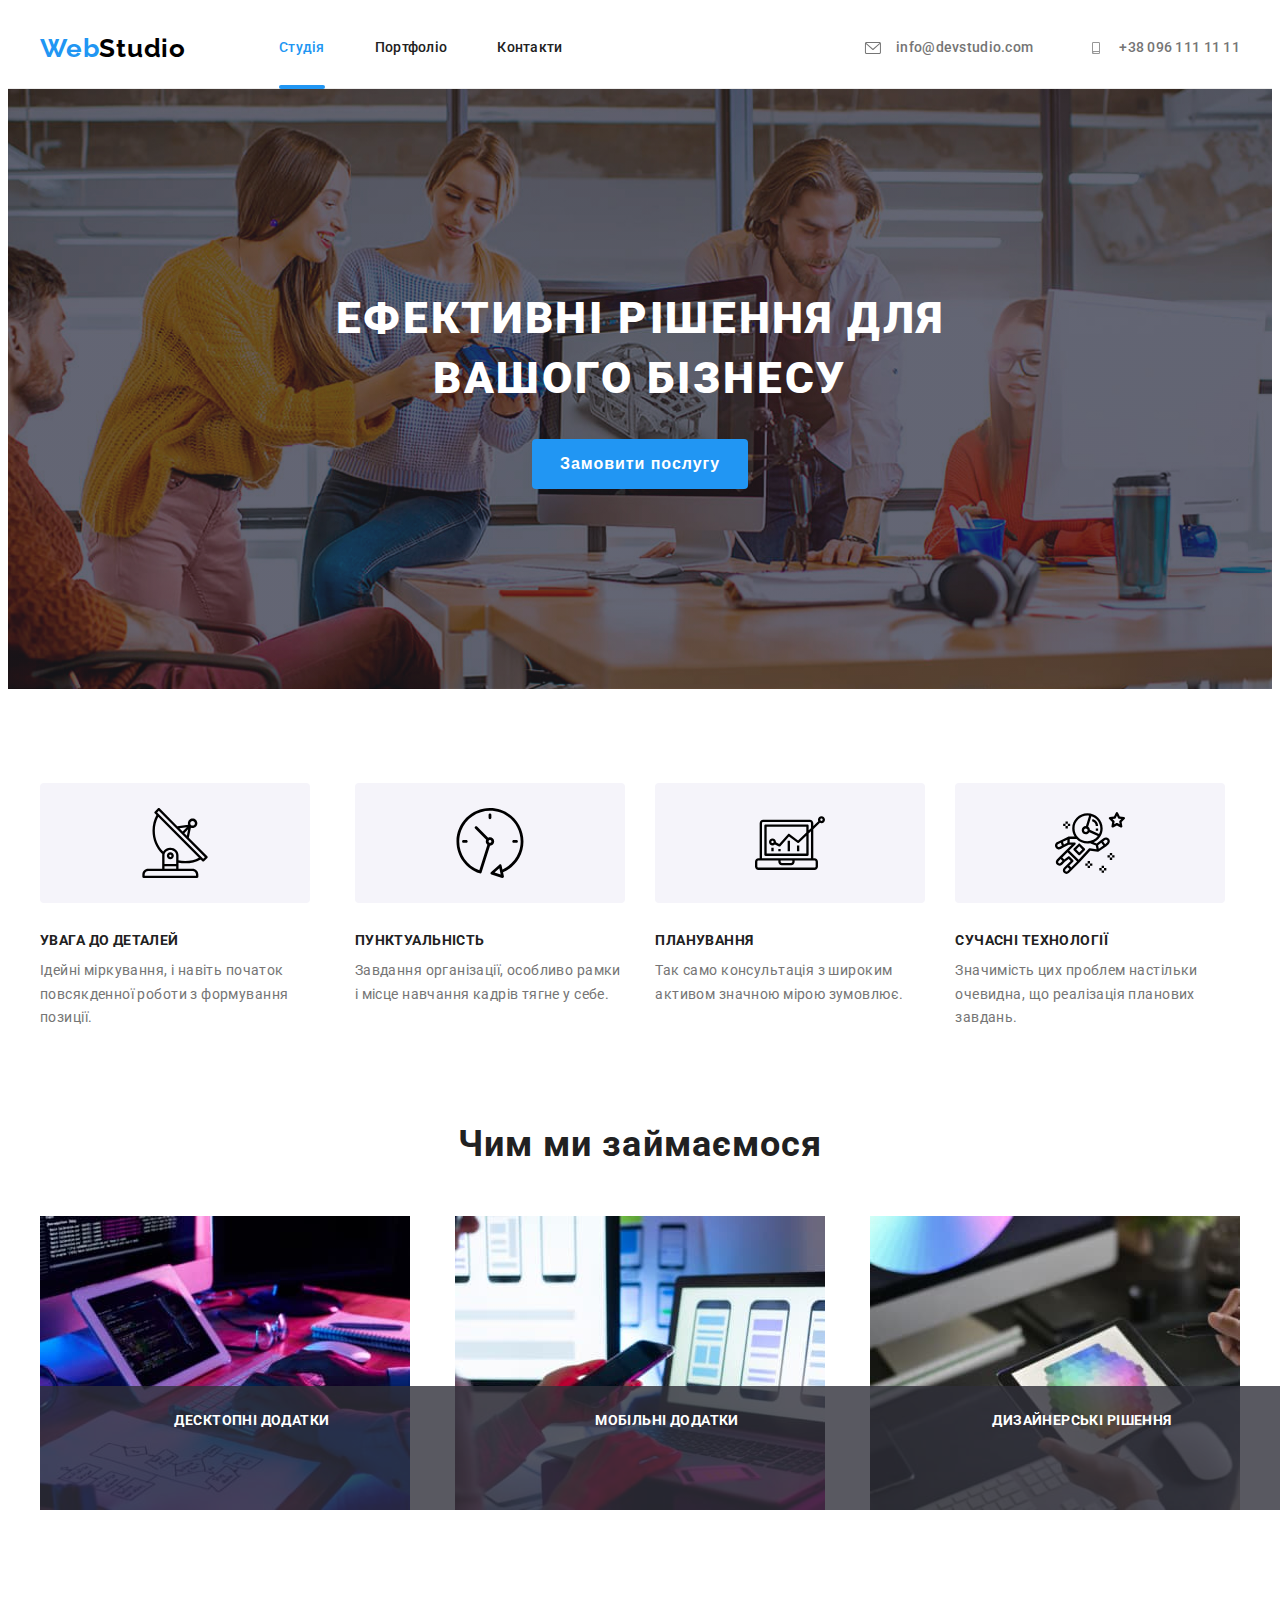
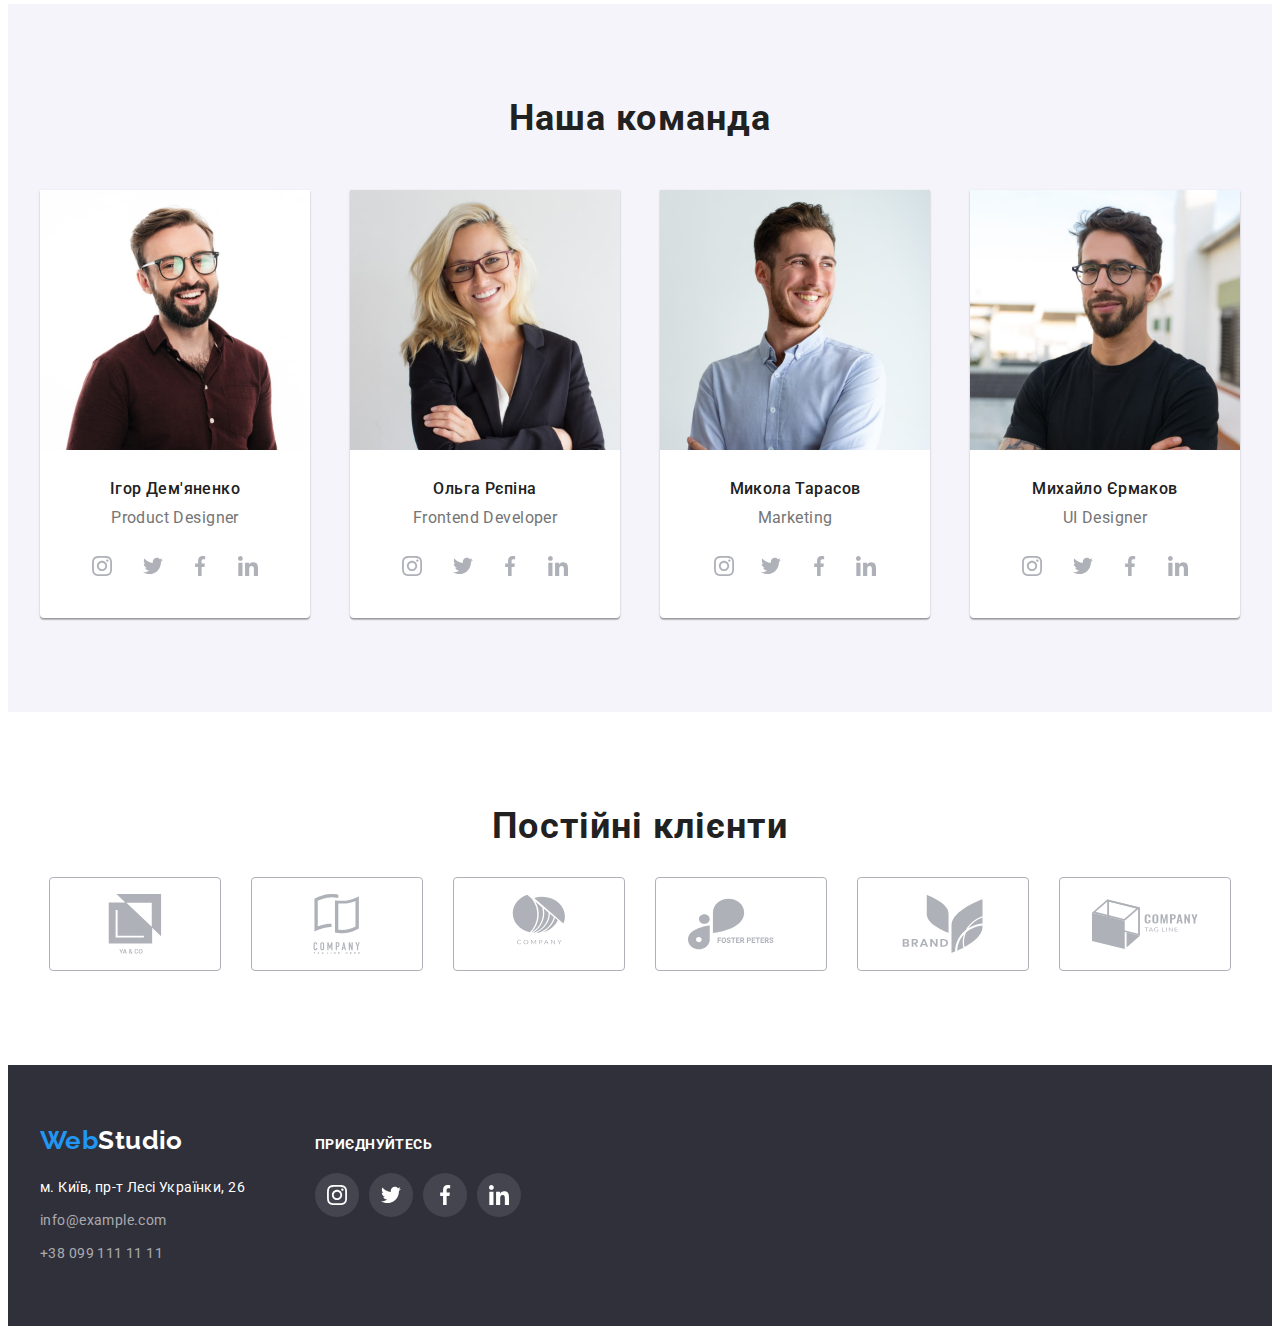
<file: index.html>
<!DOCTYPE html>
<html lang="uk">
  <head>
    <meta charset="UTF-8" />
    <meta http-equiv="X-UA-Compatible" content="IE=edge" />
    <meta name="viewport" content="width=device-width, initial-scale=1.0" />
    <title>Веб Студія</title>
    <link rel="preconnect" href="https://fonts.googleapis.com" />
    <link rel="preconnect" href="https://fonts.gstatic.com" crossorigin />
    <link
      href="https://fonts.googleapis.com/css2?family=Raleway:wght@700&family=Roboto:wght@400;500;700;900&display=swap"
      rel="stylesheet"
    />
    <!-- Посилання на скидання стилів  -->
    <link
      rel="stylesheet"
      href="https://cdnjs.cloudflare.com/ajax/libs/modern-normalize/1.1.0/modern-normalize.min.css"
      integrity="sha512-wpPYUAdjBVSE4KJnH1VR1HeZfpl1ub8YT/NKx4PuQ5NmX2tKuGu6U/JRp5y+Y8XG2tV+wKQpNHVUX03MfMFn9Q=="
      crossorigin="anonymous"
      referrerpolicy="no-referrer"
    />

    <link rel="stylesheet" href="css/style.css" />
  </head>

  <body>
    <!-- site header -->
    <header class="header">
      <div class="container">
        <nav class="header-nav">
          <a href="" class="header-logo link">
            <span class="header-logo-accent">Web</span>Studio</a
          >
          <ul class="header-list list">
            <li class="header-item">
              <a href="" class="header-menu current link">Студія</a>
            </li>
            <li class="header-item">
              <a href="./portfolio.html" class="header-menu link">Портфоліо</a>
            </li>
            <li class="header-item link">
              <a href="" class="header-menu link">Контакти</a>
            </li>
          </ul>

          <ul class="header-list-contact list">
            <li class="header-mail links">
              <a href="mailto:info@devstudio.com" class="header-mail-link link">
                <svg class="head-icon">
                  <use href="./images/symbol-defs.svg#icon-envelope"></use>
                </svg>
                info@devstudio.com</a
              >
            </li>
            <li class="header-tel links">
              <a href="tel:+380961111111" class="header-tell-link link">
                <svg class="head-icon">
                  <use href="./images/symbol-defs.svg#icon-smartphone"></use>
                </svg>
                +38 096 111 11 11</a
              >
            </li>
          </ul>
        </nav>
      </div>
    </header>
    <main>
      <!-- banner hero-->

      <section class="hero">
        <div class="container">
          <h1 class="hero-title">
            Ефективні рішення для <br />
            вашого бізнесу
          </h1>
          <button type="button" class="hero-btn btn" data-modal-open>Замовити послугу</button>
        </div>
      </section>

      <!-- Benefits about-->
      <section class="about">
        <div class="container">
          <h2 class="about-hidden visually-hidden">Наші переваги</h2>
          <ul class="about-list list">
            <li class="about-item">
              <div class="bg-icon">
                <svg class="about-icon">
                  <use href="./images/symbol-defs.svg#icon-antenna"></use>
                </svg>
              </div>

              <h3 class="about-pre-title">УВАГА ДО ДЕТАЛЕЙ</h3>
              <p class="about-title">
                Ідейні міркування, і навіть початок повсякденної роботи з
                формування позиції.
              </p>
            </li>
            <li class="about-item">
              <div class="bg-icon">
                <svg class="about-icon">
                  <use href="./images/symbol-defs.svg#icon-clock"></use>
                </svg>
              </div>

              <h3 class="about-pre-title">ПУНКТУАЛЬНІСТЬ</h3>
              <p class="about-title">
                Завдання організації, особливо рамки і місце навчання кадрів
                тягне у себе.
              </p>
            </li>
            <li class="about-item">
              <div class="bg-icon">
                <svg class="about-icon">
                  <use href="./images/symbol-defs.svg#icon-diagram"></use>
                </svg>
              </div>

              <h3 class="about-pre-title">ПЛАНУВАННЯ</h3>
              <p class="about-title">
                Так само консультація з широким активом значною мірою зумовлює.
              </p>
            </li>
            <li class="about-item">
              <div class="bg-icon">
                <svg class="about-icon">
                  <use href="./images/symbol-defs.svg#icon-astronaut"></use>
                </svg>
              </div>

              <h3 class="about-pre-title">СУЧАСНІ ТЕХНОЛОГІЇ</h3>
              <p class="about-title">
                Значимість цих проблем настільки очевидна, що реалізація
                планових завдань.
              </p>
            </li>
          </ul>
        </div>
      </section>
      <!-- What are we doing -->
      <section class="work">
        <div class="container">
          <h2 class="work-title">Чим ми займаємося</h2>
          <ul class="work-list list">
            <li class="work-img">
              <div class="border-top-work">
                <img src="images/box_1.jpg" alt="Пишемо коди" width="370" />
                <h3 class="top-work-text">ДЕСКТОПНІ ДОДАТКИ</h3>
              </div>
            </li>
            <li class="work-img">
              <div class="border-top-work">
                <img src="images/box_2.jpg" alt="Створюємо дизайн" width="370" />
                <h3 class="top-work-text">МОБІЛЬНІ ДОДАТКИ</h3>
              </div>
            </li>
            <li class="work-img">
              <div class="border-top-work">
                <img src="images/box_3.jpg" alt="підбираємо кольорову гаму" width="370" />
                <h3 class="top-work-text">ДИЗАЙНЕРСЬКІ РІШЕННЯ</h3>
              </div>
              
            </li>
          </ul>
        </div>
      </section>
      <!-- our team -->
      <section class="team">
        <div class="container">
          <h2 class="team-title">Наша команда</h2>
          <ul class="team-list list">
            <li class="team-item">
              <img
                src="images/product_designer.jpg"
                alt="Дизайнер продукту"
                width="270"
              />
              <h3 class="team-item-title">Ігор Дем'яненко</h3>
              <p class="team-item-text">Product Designer</p>

              <ul class="team-bt-icon">
                <li class="icon-team">
                  <a href="" class="link-icon">
                    <svg class="soc-icon">
                      <use
                        href="./images/symbol-defs.svg#icon-Instagram"
                        class="bg-icon"
                      ></use>
                    </svg>
                  </a>
                </li>
                <li class="icon-team"></li>
                <li class="icon-team">
                  <a href="" class="link-icon">
                    <svg class="soc-icon">
                      <use href="./images/symbol-defs.svg#icon-twitter"></use>
                    </svg>
                  </a>
                </li>
                <li class="icon-team">
                  <a href="" class="link-icon">
                    <svg class="soc-icon">
                      <use href="./images/symbol-defs.svg#icon-facebook"></use>
                    </svg>
                  </a>
                </li>

                <li class="icon-team">
                  <a href="" class="link-icon">
                    <svg class="soc-icon">
                      <use href="./images/symbol-defs.svg#icon-linkedin"></use>
                    </svg>
                  </a>
                </li>
              </ul>
            </li>
            <li class="team-item">
              <img
                src="images/developer.jpg"
                alt="Фронтенд-разработчик"
                width="270"
              />
              <h3 class="team-item-title">Ольга Рєпіна</h3>
              <p class="team-item-text">Frontend Developer</p>

              <ul class="team-bt-icon">
                <li class="icon-team">
                  <a href="" class="link-icon">
                    <svg class="soc-icon">
                      <use
                        href="./images/symbol-defs.svg#icon-Instagram"
                        class="bg-icon"></use>
                    </svg>
                  </a>
                </li>
                <li class="icon-team"></li>
                <li class="icon-team">
                  <a href="" class="link-icon">
                    <svg class="soc-icon">
                      <use href="./images/symbol-defs.svg#icon-twitter"></use>
                    </svg>
                  </a>
                </li>
                <li class="icon-team">
                  <a href="" class="link-icon">
                    <svg class="soc-icon">
                      <use href="./images/symbol-defs.svg#icon-facebook"></use>
                    </svg>
                  </a>
                </li>
                <li class="icon-team">
                  <a href="" class="link-icon">
                    <svg class="soc-icon">
                      <use href="./images/symbol-defs.svg#icon-linkedin"></use>
                    </svg>
                  </a>
                </li>
              </ul>
            </li>
            <li class="team-item">
              <img src="images/marketing.jpg" alt="Маркетолог" width="270" />
              <h3 class="team-item-title">Микола Тарасов</h3>
              <p class="team-item-text">Marketing</p>
              <ul class="team-bt-icon">
                <li class="icon-team">
                  <a href="" class="link-icon">
                    <svg class="soc-icon">
                      <use
                        href="./images/symbol-defs.svg#icon-Instagram"
                        class="bg-icon"
                      ></use>
                    </svg>
                  </a>
                </li>
                <li class="icon-team">
                  <a href="" class="link-icon">
                    <svg class="soc-icon">
                      <use href="./images/symbol-defs.svg#icon-twitter"></use>
                    </svg>
                  </a>
                </li>
                <li class="icon-team">
                  <a href="" class="link-icon">
                    <svg class="soc-icon">
                      <use href="../images/symbol-defs.svg#icon-facebook"></use>
                    </svg>
                  </a>
                </li>

                <li class="icon-team">
                  <a href="" class="link-icon">
                    <svg class="soc-icon">
                      <use href="./images/symbol-defs.svg#icon-linkedin"></use>
                    </svg>
                  </a>
                </li>
              </ul>
            </li>
            <li class="team-item">
              <img
                src="images/ui_designer.jpg"
                alt="Дизайнер інтерфейсу користувача"
                width="270"
              />
              <h3 class="team-item-title">Михайло Єрмаков</h3>
              <p class="team-item-text">UI Designer</p>
              <ul class="team-bt-icon">
                <li class="icon-team">
                  <a href="" class="link-icon">
                    <svg class="soc-icon">
                      <use
                        href="./images/symbol-defs.svg#icon-Instagram"
                        class="bg-icon"
                      ></use>
                    </svg>
                  </a>
                </li>
                <li class="icon-team"></li>
                <li class="icon-team">
                  <a href="" class="link-icon">
                    <svg class="soc-icon">
                      <use href="./images/symbol-defs.svg#icon-twitter"></use>
                    </svg>
                  </a>
                </li>
                <li class="icon-team">
                  <a href="" class="link-icon">
                    <svg class="soc-icon">
                      <use href="./images/symbol-defs.svg#icon-facebook"></use>
                    </svg>
                  </a>
                </li>

                <li class="icon-team">
                  <a href="" class="link-icon">
                    <svg class="soc-icon">
                      <use href="./images/symbol-defs.svg#icon-linkedin"></use>
                    </svg>
                  </a>
                </li>
              </ul>
            </li>
          </ul>
        </div>
      </section>
<!-- --Regular customers-- -->
      <section class="customers">
        <div class="container"></div>
        <h2 class="team-title">Постійні клієнти</h2>
        <ul class="cost-bt-icon">
          <li class="icon-cost">
            <a href="" class="link-cost-icon">
              <svg class="cost-icon" width="106px" height="60px">
                <use
                  href="./images/symbol-defs.svg#icon-cust-ya-co"
                ></use>
              </svg>
            </a>
          </li>
          <li class="icon-cost">
            <a href="" class="link-cost-icon">
              <svg class="cost-icon" width="106px" height="60px">
                <use
                  href="./images/symbol-defs.svg#icon-cust-company"
                ></use>
              </svg>
            </a>
          </li>
          <li class="icon-cost">
            <a href="" class="link-cost-icon">
              <svg class="cost-icon" width="106px" height="60px">
                <use
                  href="./images/symbol-defs.svg#icon-cust-round"
                ></use>
              </svg>
            </a>
          </li>
          <li class="icon-cost">
            <a href="" class="link-cost-icon">
              <svg class="cost-icon" width="106px" height="60px">
                <use
                  href="./images/symbol-defs.svg#icon-cust-foster"
                ></use>
              </svg>
            </a>
          </li>
          <li class="icon-cost">
            <a href="" class="link-cost-icon">
              <svg class="cost-icon" width="106px" height="60px">
                <use
                  href="./images/symbol-defs.svg#icon-cust-brand"
                ></use>
              </svg>
            </a>
          </li>
          <li class="icon-cost">
            <a href="" class="link-cost-icon">
              <svg class="cost-icon" width="106px" height="60px">
                <use
                  href="./images/symbol-defs.svg#icon-cust-tag-line"
                ></use>
              </svg>
            </a>
          </li>
        </ul>
        </div>
      </section>
    </main>
    <!-- footer -->
    <footer class="footer">
      <div class="container">
        <div class="footer-blok">
          <a href="" class="footer-logo link"><span class="footer-logo-accent">Web</span>Studio</a>
          <address class="footer-address">
          <ul class="footer-contact">
            <li class="footer-list">
              <p class="footer-item link list">
                м. Київ, пр-т Лесі Українки, 26
              </p>
            </li>
            <li class="footer-list">
              <a
                href="mailto:info@example.com"
                class="footer-link-mail link list"
                >info@example.com
              </a>
            </li>
            <li class="footer-list">
              <a href="tel:+380991111111" class="footer-link-tell link list"
                >+38 099 111 11 11
              </a>
            </li>
          </ul>
        </address>
        </div>
        <div class="footer-blok-icon">
          <h2 class="titl-footer">приєднуйтесь</h2>
        <ul class="footer-bt-icon">
                <li class="icon-footer">
                  <a href="" class="link-icon">
                    <svg class="soc-icon">
                      <use
                        href="./images/symbol-defs.svg#icon-Instagram"
                        class="bg-icon"></use>
                    </svg>
                  </a>
                </li>
                <li class="icon-footer">
                  <a href="" class="link-icon">
                    <svg class="soc-icon">
                      <use href="./images/symbol-defs.svg#icon-twitter"></use>
                    </svg>
                  </a>
                </li>
                <li class="icon-footer">
                  <a href="" class="link-icon">
                    <svg class="soc-icon">
                      <use href="./images/symbol-defs.svg#icon-facebook"></use>
                    </svg>
                  </a>
                </li>
                <li class="icon-footer">
                  <a href="" class="link-icon">
                    <svg class="soc-icon">
                      <use href="./images/symbol-defs.svg#icon-linkedin"></use>
                    </svg>
                  </a>
                </li>
              </ul>
        </div>
      </div>
    </footer>
        <div class="backdrop is-hidden" data-modal >
      <div class="modal">
        <button type="button" class="model-close" data-modal-close>
          <svg class="close-icon">
                  <use href="./images/symbol-defs.svg#icon-close"></use>
                </svg>
        </button>
      </div>
    </div>
    <script src="./js/modal.js"></script>
  </body>
</html>
</file>
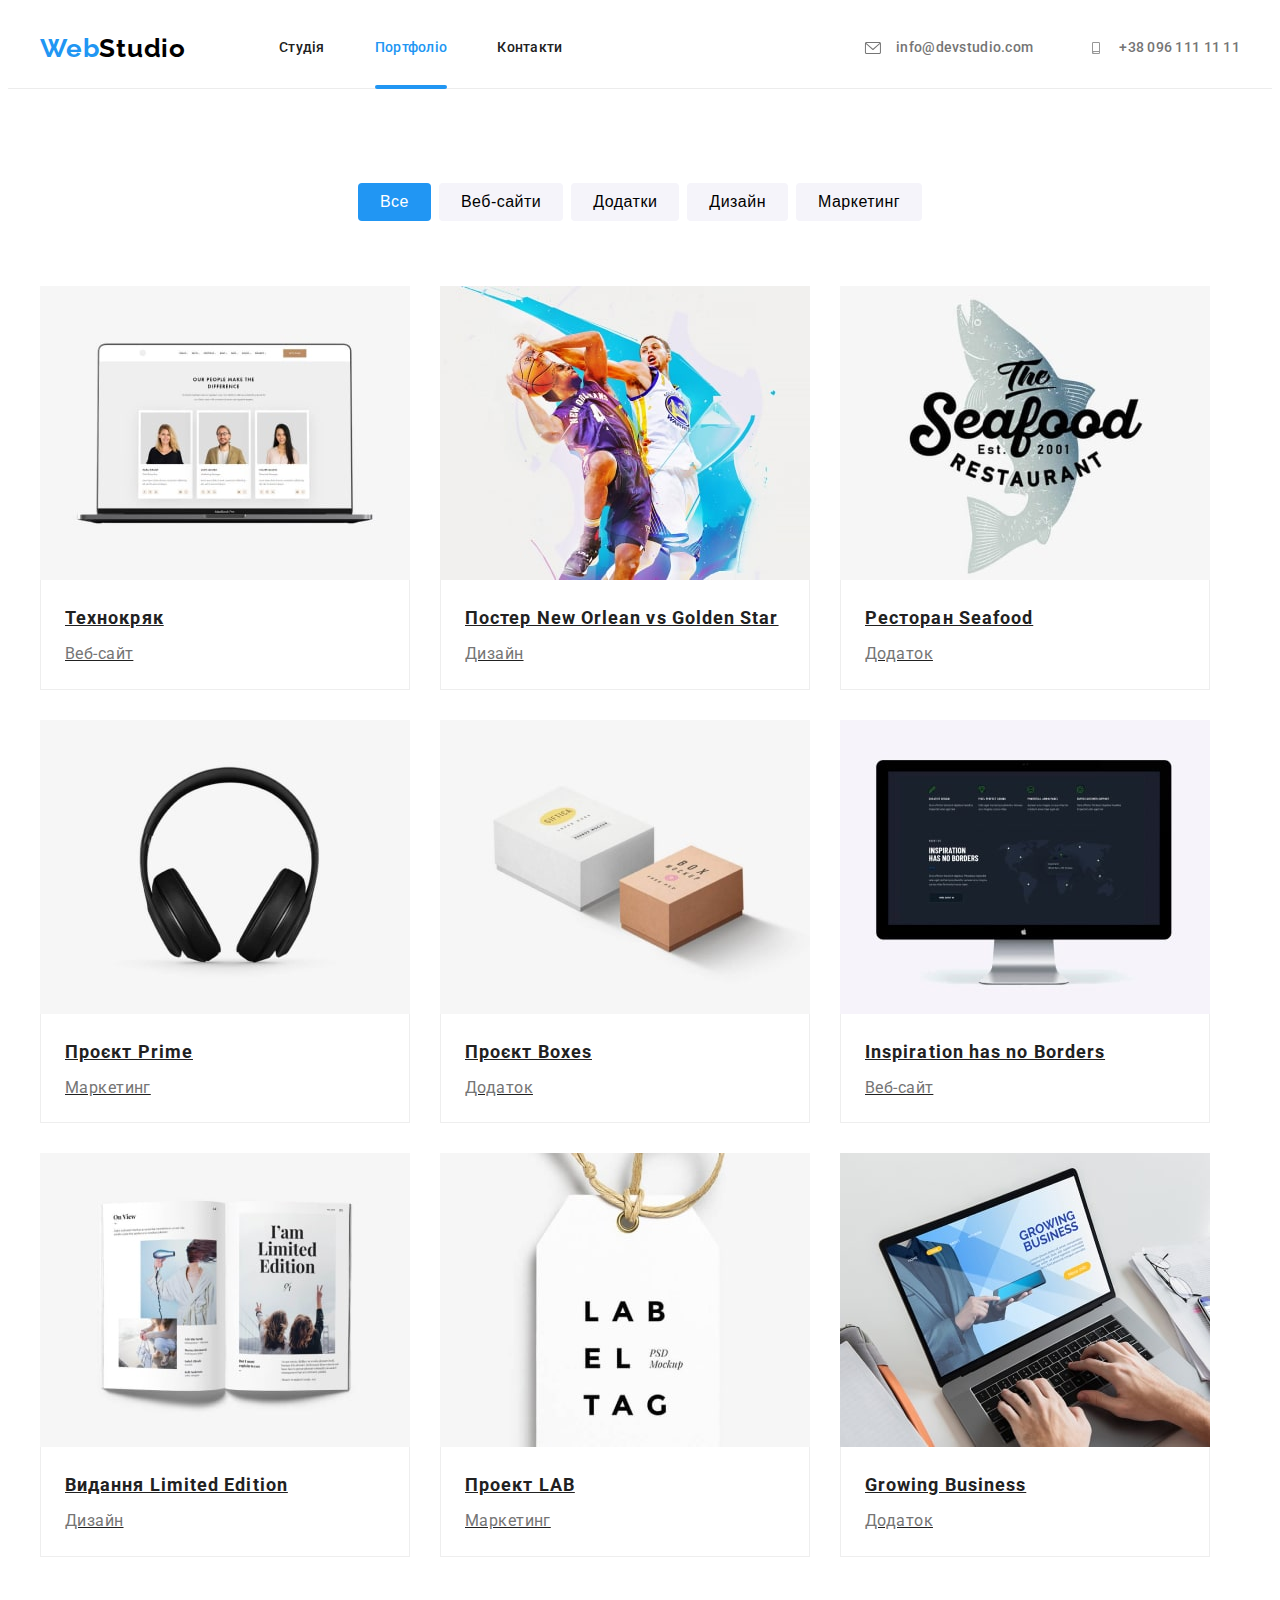
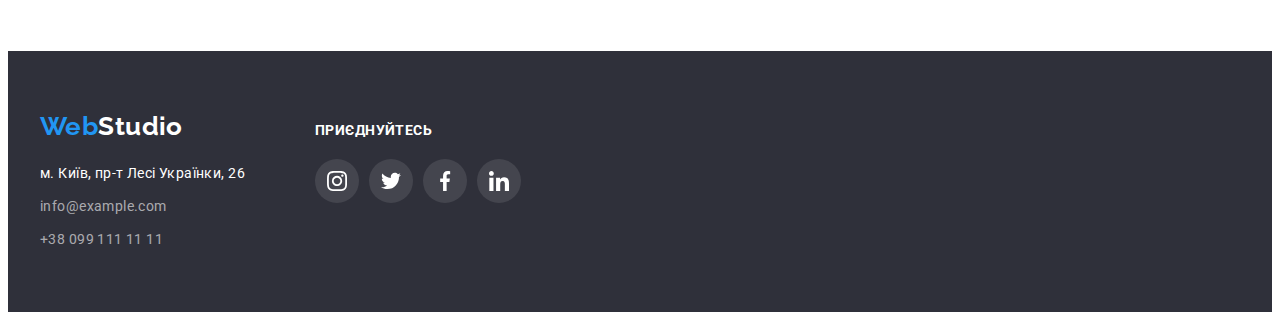
<file: portfolio.html>
<!DOCTYPE html>
<html lang="uk">
  <head>
    <meta charset="UTF-8" />
    <meta http-equiv="X-UA-Compatible" content="IE=edge" />
    <meta name="viewport" content="width=device-width, initial-scale=1.0" />
    <title>Портфоліо</title>
    <link rel="preconnect" href="https://fonts.googleapis.com" />
    <link rel="preconnect" href="https://fonts.gstatic.com" crossorigin />
    <link
      href="https://fonts.googleapis.com/css2?family=Raleway:wght@700&family=Roboto:wght@400;500;700;900&display=swap"
      rel="stylesheet"
    />

    <link
      rel="stylesheet"
      href="https://cdnjs.cloudflare.com/ajax/libs/modern-normalize/1.1.0/modern-normalize.min.css"
      integrity="sha512-wpPYUAdjBVSE4KJnH1VR1HeZfpl1ub8YT/NKx4PuQ5NmX2tKuGu6U/JRp5y+Y8XG2tV+wKQpNHVUX03MfMFn9Q=="
      crossorigin="anonymous"
      referrerpolicy="no-referrer"
    />

    <link rel="stylesheet" href="css/style.css" />
  </head>

  <body>
    <!-- site header -->
    <header class="header">
      <div class="container">
        <nav class="header-nav">
          <a href="" class="header-logo link">
            <span class="header-logo-accent">Web</span>Studio</a
          >
          <ul class="header-list list">
            <li class="header-item">
              <a href="./index.html" class="header-menu link">Студія</a>
            </li>
            <li class="header-item">
              <a href="" class="header-menu current link">Портфоліо</a>
            </li>
            <li class="header-item link">
              <a href="" class="header-menu link">Контакти</a>
            </li>
          </ul>

          <ul class="header-list-contact list">
            <li class="header-mail links">
              <a href="mailto:info@devstudio.com" class="header-mail-link link">
                <svg class="head-icon">
                  <use href="./images/symbol-defs.svg#icon-envelope"></use>
                </svg>
                info@devstudio.com</a
              >
            </li>
            <li class="header-tel links">
              <a href="tel:+380961111111" class="header-tell-link link">
                <svg class="head-icon">
                  <use href="./images/symbol-defs.svg#icon-smartphone"></use>
                </svg>
                +38 096 111 11 11</a
              >
            </li>
          </ul>
        </nav>
      </div>
    </header>
    <main>
      <!-- filter-->
      <section class="filter">
        <div class="container">
          <h2 class="visually-hidden">filter</h2>
          <ul class="filter-btn">
            <li class="text-filter">
              <button type="button" class="text-btn current-btn">Все</button>
            </li>
            <li class="text-filter">
              <button type="button" class="text-btn">Веб-сайти</button>
            </li>
            <li class="text-filter">
              <button type="button" class="text-btn">Додатки</button>
            </li>
            <li class="text-filter">
              <button type="button" class="text-btn">Дизайн</button>
            </li>
            <li class="text-filter">
              <button type="button" class="text-btn">Маркетинг</button>
            </li>
          </ul>

          <!-- portfolio-->
          <h2 class="visually-hidden">portfolio</h2>
          <ul class="portfolio-list list">
            <li class="portfolio-item">
              <a href="" class="gallery-link">
                <div class="boreders-top-wrap">
                  <img src="./images/tehnocriak.jpg" alt="Технокряк" />
                  <p class="top-text">
                    Ресурс предлагает комплексные предложения с разным уровнем
                    функционала и сервисов. Все это позволит посетителю получить
                    исчерпывающие сведения о компании или частном лице.
                  </p>
                </div>

                <div class="portfolio-text">
                  <h2 class="portfolio-item-title">Технокряк</h2>
                  <p class="portfolio-item-text">Веб-сайт</p>
                </div>
              </a>
            </li>
            <li class="portfolio-item">
              <a href="" class="gallery-link">

                <div class="boreders-top-wrap">
                  <img src="./images/new-orlean.jpg" alt="Фронтенд-разработчик" />
                  <p class="top-text">
                    Ресурс предлагает комплексные предложения с разным уровнем
                    функционала и сервисов. Все это позволит посетителю получить
                    исчерпывающие сведения о компании или частном лице.
                  </p>
                </div>

                
                <div class="portfolio-text">
                  <h2 class="portfolio-item-title">
                    Постер New Orlean vs Golden Star
                  </h2>
                  <p class="portfolio-item-text">Дизайн</p>
                </div>
              </a>
            </li>
            <li class="portfolio-item">
              <a href="" class="gallery-link">

                <div class="boreders-top-wrap">
                  <img src="./images/seafood.jpg" alt="Маркетолог" />
                  <p class="top-text">
                    Ресурс предлагает комплексные предложения с разным уровнем
                    функционала и сервисов. Все это позволит посетителю получить
                    исчерпывающие сведения о компании или частном лице.
                  </p>
                </div>

                <div class="portfolio-text">
                  <h2 class="portfolio-item-title">Ресторан Seafood</h2>
                  <p class="portfolio-item-text">Додаток</p>
                </div>
              </a>
            </li>
            <li class="portfolio-item">
              <a href="" class="gallery-link">

                <div class="boreders-top-wrap">
                  <img src="./images/prime.jpg" alt="Дизайнер інтерфейсу користувача"/>
                  <p class="top-text">
                    Ресурс предлагает комплексные предложения с разным уровнем
                    функционала и сервисов. Все это позволит посетителю получить
                    исчерпывающие сведения о компании или частном лице.
                  </p>
                </div>

                
                <div class="portfolio-text">
                  <h2 class="portfolio-item-title">Проєкт Prime</h2>
                  <p class="portfolio-item-text">Маркетинг</p>
                </div>
              </a>
            </li>
            <li class="portfolio-item">
              <a href="" class="gallery-link">

                <div class="boreders-top-wrap">
                  <img src="./images/boxes.jpg" alt="Технокряк" />
                  <p class="top-text">
                    Ресурс предлагает комплексные предложения с разным уровнем
                    функционала и сервисов. Все это позволит посетителю получить
                    исчерпывающие сведения о компании или частном лице.
                  </p>
                </div>

                <div class="portfolio-text">
                  <h2 class="portfolio-item-title">Проєкт Boxes</h2>
                  <p class="portfolio-item-text">Додаток</p>
                </div>
              </a>
            </li>
            <li class="portfolio-item">
              <a href="" class="gallery-link">

                <div class="boreders-top-wrap">
                  <img src="./images/inspiration.jpg" alt="Фронтенд-разработчик"/>
                  <p class="top-text">
                    Ресурс предлагает комплексные предложения с разным уровнем
                    функционала и сервисов. Все это позволит посетителю получить
                    исчерпывающие сведения о компании или частном лице.
                  </p>
                </div>

                
                <div class="portfolio-text">
                  <h2 class="portfolio-item-title">
                    Inspiration has no Borders
                  </h2>
                  <p class="portfolio-item-text">Веб-сайт</p>
                </div>
              </a>
            </li>
            <li class="portfolio-item">
              <a href="" class="gallery-link">

                <div class="boreders-top-wrap">
                  <img src="./images/limited-edition.jpg" alt="Маркетолог" />
                  <p class="top-text">
                    Ресурс предлагает комплексные предложения с разным уровнем
                    функционала и сервисов. Все это позволит посетителю получить
                    исчерпывающие сведения о компании или частном лице.
                  </p>
                </div>

                <div class="portfolio-text">
                  <h2 class="portfolio-item-title">Видання Limited Edition</h2>
                  <p class="portfolio-item-text">Дизайн</p>
                </div>
              </a>
            </li>
            <li class="portfolio-item">
              <a href="" class="gallery-link">

                <div class="boreders-top-wrap">
                  <img src="./images/lab.jpg" alt="Дизайнер інтерфейсу користувача" />
                  <p class="top-text">
                    Ресурс предлагает комплексные предложения с разным уровнем
                    функционала и сервисов. Все это позволит посетителю получить
                    исчерпывающие сведения о компании или частном лице.
                  </p>
                </div>

                
                <div class="portfolio-text">
                  <h2 class="portfolio-item-title">Проект LAB</h2>
                  <p class="portfolio-item-text">Маркетинг</p>
                </div>
              </a>
            </li>
            <li class="portfolio-item">
              <a href="" class="gallery-link">

                <div class="boreders-top-wrap">
                  <img src="./images/growin-busness.jpg" alt="Дизайнер інтерфейсу користувача"/>
                  <p class="top-text">
                    Ресурс предлагает комплексные предложения с разным уровнем
                    функционала и сервисов. Все это позволит посетителю получить
                    исчерпывающие сведения о компании или частном лице.
                  </p>
                </div>

                <div class="portfolio-text">
                  <h2 class="portfolio-item-title">Growing Business</h2>
                  <p class="portfolio-item-text">Додаток</p>
                </div>
              </a>
            </li>
          </ul>
        </div>
      </section>
    </main>
    <!-- footer -->
    <footer class="footer">
      <div class="container">
        <div class="footer-blok">
          <a href="" class="footer-logo link"
            ><span class="footer-logo-accent">Web</span>Studio</a
          >
          <address class="footer-address">
            <ul class="footer-contact">
              <li class="footer-list">
                <p class="footer-item link list">
                  м. Київ, пр-т Лесі Українки, 26
                </p>
              </li>
              <li class="footer-list">
                <a
                  href="mailto:info@example.com"
                  class="footer-link-mail link list"
                  >info@example.com
                </a>
              </li>
              <li class="footer-list">
                <a href="tel:+380991111111" class="footer-link-tell link list"
                  >+38 099 111 11 11
                </a>
              </li>
            </ul>
          </address>
        </div>
        <div class="footer-blok-icon">
          <h2 class="titl-footer">приєднуйтесь</h2>
          <ul class="footer-bt-icon">
            <li class="icon-footer">
              <a href="" class="link-icon">
                <svg class="soc-icon">
                  <use
                    href="./images/symbol-defs.svg#icon-Instagram"
                    class="bg-icon"
                  ></use>
                </svg>
              </a>
            </li>
            <li class="icon-footer">
              <a href="" class="link-icon">
                <svg class="soc-icon">
                  <use href="./images/symbol-defs.svg#icon-twitter"></use>
                </svg>
              </a>
            </li>
            <li class="icon-footer">
              <a href="" class="link-icon">
                <svg class="soc-icon">
                  <use href="./images/symbol-defs.svg#icon-facebook"></use>
                </svg>
              </a>
            </li>
            <li class="icon-footer">
              <a href="" class="link-icon">
                <svg class="soc-icon">
                  <use href="./images/symbol-defs.svg#icon-linkedin"></use>
                </svg>
              </a>
            </li>
          </ul>
        </div>
      </div>
    </footer>

  </body>
</html>
</file>
<file: css/style.css>
html {
  box-sizing: border-box;
}

*,
*::before *::after {
  box-sizing: inherit;
}

:root {
  --color-logo: #000000;
  --first-title-color: #212121;
  --accent-color: #2196f3;
  --item-color: #757575;
  --color-white-text: #fff;
  --color-backgroutd: #2f303a;
  --color-btn: #f5f4fa;
  --color-team: #f5f4fa;
  --border-color: #eeeeee;
  --color-border: #ececec;
  --color-icon-team: #afb1b8;
  --cost-border: #afb1b8;
  --boreders-top-wrap: rgba(33, 150, 243, 0.9);
}

body {
  font-family: "Roboto", sans-serif;
  font-weight: 400;
  line-height: 1.14;
  font-size: 14px;
  letter-spacing: 0.03em;
  color: var(--first-title-color);
}

p,
h1,
h2,
h3,
h4,
h5,
h6 {
  margin: 0;
}

li {
  list-style: none;
}

ul,
ol {
  margin: 0;
  padding-left: 0;
}

address {
  font-style: normal;
}

a {
  color: currentColor;
}

button {
  cursor: pointer;
}

img {
  display: block;
}

.list {
  list-style: none;
}
.li {
  list-style: none;
}

.link {
  text-decoration: none;
}
.container {
  width: 1200px;
  margin-left: auto;
  margin-right: auto;
  padding-left: 15px;
  padding-right: 15px;
  /* outline: 2px solid red; */
}
/*-------- Приховати текст --------*/
.visually-hidden {
  position: absolute;
  white-space: nowrap;
  width: 1px;
  height: 1px;
  overflow: hidden;
  border: 0;
  padding: 0;
  clip: rect(0 0 0 0);
  clip-path: inset(50%);
  margin: -1px;
}
/* --  header -- */
.header {
  background: var(--color-white-text);
  border-bottom: 1px solid var(--color-border);
}

.header-logo {
  color: var(--color-logo);
  font-family: "Raleway";
  font-weight: 700;
  font-size: 26px;
  line-height: 1.19;
  letter-spacing: 0.03em;
}

.header-nav {
  display: flex;
  align-items: center;
}
/* header > .container {
  display: flex;
  align-items: center;
} */
.header-logo-accent {
  color: var(--accent-color);
}
/* menu block */
.header-menu {
  display: block;
  padding-top: 32px;
  padding-bottom: 32px;
  font-weight: 500;

  font-size: 14px;
  line-height: 1.14;
  letter-spacing: 0.02em;
  color: var(--first-title-color);
  letter-spacing: 0.02em;
  position: relative;
}

.header-list {
  display: flex;
  margin-left: 93px;
}

/* .header-item:not(:last-child){
margin-right: 30px;
} */

.header-list .header-item + .header-item {
  margin-left: 50px;
}

/* Contact */

.header-list-contact {
  display: flex;
  margin-left: auto;
}
.head-icon {
  width: 26px;
  height: 12px;
  padding-right: 10px;
  fill: currentColor;
}

.header-list-contact .links + .links {
  margin-left: 50px;
}

.header-mail-link,
.header-tell-link {
  font-weight: 500;
  font-size: 14px;
  line-height: 1.14;
  letter-spacing: 0.02em;
  color: var(--item-color);

  display: flex;
  align-items: center;
}
/* Активна кнопка посилання */
.current {
  color: var(--accent-color);
}
.current::after {
  position: absolute;
  background-color: var(--accent-color);
  bottom: -1px;
  right: 0;
  display: block;
  content: "";
  width: 100%;
  height: 4px;
  border-radius: 2px;
}
/* При наведенні змінює колір */
.header-menu:hover,
.header-menu:focus {
  color: var(--accent-color);
  transition: 250ms cubic-bezier(0.4, 0, 0.2, 1);
}

.header-menu:hover::after {
  position: absolute;
  background-color: var(--accent-color);
  bottom: -1px;
  right: 0;
  display: block;
  content: "";
  width: 100%;
  height: 4px;
  border-radius: 2px;
  transition: 250ms cubic-bezier(0.4, 0, 0.2, 1);
}
.header-mail-link:hover,
.header-tell-link:hover,
.header-mail-link:focus,
.header-tell-link:focus {
  color: var(--accent-color);
  transition: 250ms cubic-bezier(0.4, 0, 0.2, 1);
}

/* --  hero -- */
.hero {
  background: var(--color-backgroutd);
  max-width: 1600px;
  margin: 0 auto;
  background-position: center;
  background-repeat: repeat;
  background-size: 1600px;
  background-image: linear-gradient(
      rgba(47, 48, 58, 0.4),
      rgba(47, 48, 58, 0.4)
    ),
    url(../images/bg-hero.jpg);

  text-transform: uppercase;
  text-align: center;
  padding: 200px 0;
}
.hero-title {
  font-weight: 900;
  font-size: 44px;
  line-height: 1.36;
  color: var(--color-white-text);
  letter-spacing: 0.06em;
  padding-bottom: 30px;
  margin: 0 0;
}

.hero-btn {
  text-align: center;
  width: 216px;
  height: 50px;

  background-color: var(--accent-color);
  font-weight: 700;
  font-size: 16px;
  line-height: 1.87;
  color: var(--color-white-text);
  letter-spacing: 0.06em;
  border: 0;
  border-radius: 4px;
}
.hero-btn:hover,
.hero-btn:focus {
  background-color: var(--color-btn);
  color: var(--accent-color);
  box-shadow: 0px 1px 3px rgba(0, 0, 0, 0.12), 0px 1px 1px rgba(0, 0, 0, 0.14),
    0px 2px 1px rgba(0, 0, 0, 0.2);
  transition: 250ms cubic-bezier(0.4, 0, 0.2, 1);
}
/* --  Benefits about -- */

.about {
  padding: 94px 0;
}

.about-pre-title {
  font-size: 14px;
  font-weight: 700;
  line-height: 1.14;
  margin-bottom: 10px;
}
.about-list {
  display: flex;
}

.work {
  padding-bottom: 94px;
}

.border-top-work {
  position: relative;
}

.top-work-text {
  width: 100%;
  height: 70px;
  padding: 27px;
  position: absolute;
  bottom: 0;
  font-weight: 700;
  font-size: 14px;
  line-height: 1.14;
  text-align: center;
  letter-spacing: 0.03em;
  text-transform: uppercase;
  color: #ffffff;
  background-color: rgba(47, 48, 58, 0.8);
}

/* Видаляє непотрібні margin */
.about-list .about-item + .about-item {
  margin-left: 30px;
}

/* 
Варіант відступів 
.about-item{
margin-right: 30px;} */

/* }
.about-list .about-item:last-child{
margin-right: 0;} */

.about-title {
  line-height: 1.71;
  color: var(--item-color);
}
/* -----icon-about------ */
.bg-icon {
  display: flex;
  justify-content: center;
  align-items: center;
  background: var(--color-btn);
  border-radius: 4px;
  height: 120px;
  width: 270px;
  margin-bottom: 30px;
}

.about-icon {
  width: 70px;
  height: 70px;
}

/* -- What are we doing -- */

.work-title {
  font-weight: 700;
  font-size: 36px;
  line-height: 1.16;
  letter-spacing: 0.03em;
  text-align: center;
}

.work-list {
  display: flex;
  justify-content: space-between;
  margin-top: 50px;
}

/* -- our team -- */

.team {
  background-color: var(--color-team);
  padding: 94px 0;
}
.team-item {
  background-color: var(--color-white-text);
  box-shadow: 0px 1px 3px rgba(0, 0, 0, 0.12), 0px 1px 1px rgba(0, 0, 0, 0.14),
    0px 2px 1px rgba(0, 0, 0, 0.2);
  border-radius: 0px 0px 4px 4px;
}

.team-title {
  font-weight: 700;
  font-size: 36px;
  line-height: 1.16;
  letter-spacing: 0.03em;
  text-align: center;
}

.team-list {
  display: flex;
  justify-content: space-between;
  padding-top: 50px;
}

.team-item-title {
  font-weight: 500;
  font-size: 16px;
  line-height: 1.18;
  text-align: center;
  margin-top: 30px;
}
.team-item-text {
  font-size: 16px;
  line-height: 1.18;
  color: var(--item-color);
  text-align: center;
  margin: 0 0;
  margin-top: 10px;
  margin-bottom: 16px;
}
/* -- team-icon -- */

.team-bt-icon {
  text-align: center;
  margin-bottom: 30px;
}

.icon-team {
  display: inline-block;
}

.link-icon {
  display: flex;
  justify-content: center;
  align-items: center;
  height: 44px;
  width: 44px;
  border-radius: 50%;
  border: none;
  padding: 0;
}
.link-icon:last-child {
  margin-right: 0;
}

.icon-team .link-icon {
  color: var(--color-icon-team);
  background-color: var(--color-white-text);
}

.icon-team > .link-icon:hover,
.icon-team > .link-icon:focus {
  color: var(--color-white-text);
  background-color: var(--accent-color);
}

.soc-icon {
  width: 20px;
  height: 20px;
  fill: currentColor;
}

/* -- filter -- */

.filter {
  padding: 94px 0;
}

.filter-btn {
  display: flex;
  justify-content: center;
  margin-bottom: 50px;
}

.filter-btn .text-filter + .text-filter {
  margin-left: 8px;
}

.filter-btn .current-btn {
  background-color: var(--accent-color);
  color: var(--color-white-text);
}

.text-btn {
  display: block;
  padding: 6px 22px;
  border-radius: 4px;
  background-color: var(--color-btn);
  font-size: 16px;
  line-height: 1.62;
  border: 0;
  letter-spacing: 0.03em;
}
.text-btn:hover,
.text-btn:focus {
  background-color: var(--accent-color);
  color: var(--color-white-text);
  transition: 250ms cubic-bezier(0.4, 0, 0.2, 1);
}
/* -- portfolio-- */

.portfolio-list {
  display: flex;
  flex-wrap: wrap;
  margin-top: -15px;
}

.portfolio-item {
  width: 370px;
  margin-right: 30px;
  margin-top: 30px;
}

.portfolio-item:nth-child(3n) {
  margin-right: 0;
}

.portfolio-text {
  background: var(--color-white-text);
  border-left: 1px solid var(--border-color);
  border-bottom: 1px solid var(--border-color);
  border-right: 1px solid var(--border-color);
  padding: 20px 24px;
}

.gallery-link {
  display: block;
}

.portfolio-item:hover .top-text,
.portfolio-item:focus .top-text {
  transform: translateY(0%);
  transition: 250ms cubic-bezier(0.4, 0, 0.2, 1);
}

.boreders-top-wrap {
  position: relative;
  overflow: hidden;
}

.top-text {
  height: 100%;
  padding: 63px 24px;
  position: absolute;
  top: 0;
  font-size: 18px;
  line-height: 1.55;
  letter-spacing: 0.03em;

  color: var(--color-white-text);
  background-color: var(--boreders-top-wrap);
  transform: translateY(100%);
  transition: transform 250ms cubic-bezier(0.4, 0, 0.2, 1);
}

/* .portfolio-item:hover,
.portfolio-item:focus, */
.gallery-link:hover,
.gallery-link:focus,
.text-btn:focus,
.text-btn:hover {
  box-shadow: 0px 1px 3px rgba(0, 0, 0, 0.12), 0px 1px 1px rgba(0, 0, 0, 0.14),
    0px 2px 1px rgba(0, 0, 0, 0.2);
  transition: 250ms cubic-bezier(0.4, 0, 0.2, 1);
}

.portfolio-item-title {
  margin-bottom: 4px;
  font-weight: 700;
  font-size: 18px;
  line-height: 2;
  letter-spacing: 0.06em;
}

.portfolio-item-text {
  font-size: 16px;
  line-height: 1.8;
  color: var(--item-color);
}

/* --costomers-- */

.customers {
  padding: 94px 0;
}

/* --costomers-icon-- */
.cost-bt-icon {
  display: flex;
  justify-content: center;
  margin-top: 30px;
}

.icon-cost {
  margin-right: 30px;
}

.icon-cost:last-child {
  margin-right: 0;
}

.link-cost-icon {
  display: flex;
  height: 92px;
  width: 170px;
  color: var(--color-icon-team);
  border: 1px solid var(--cost-border);
  background-color: transparent;
  border-radius: 4px;
  padding: 0;
  align-items: center;
  justify-content: center;
}

.link-cost-icon:hover,
.link-cost-icon:focus {
  color: var(--accent-color);
  border: 1px solid var(--accent-color);
  transition: 250ms cubic-bezier(0.4, 0, 0.2, 1);
}

.cost-icon {
  fill: currentColor;
}

/* -- footer -- */
.footer {
  display: flex;
  background-color: var(--color-backgroutd);
  padding: 60px 0;
}
.footer-logo {
  display: block;
  font-family: "Raleway";
  font-weight: 700;
  font-size: 26px;
  line-height: 1.19;
  color: var(--color-white-text);
}
.footer-logo-accent {
  color: var(--accent-color);
}

.footer-contact {
  margin-top: 20px;
}

.footer-list {
  display: block;
  font-style: normal;
  margin-bottom: 9px;
}

.footer-list:last-child {
  margin-bottom: 0;
}

.footer-item {
  line-height: 1.71;
  color: var(--color-white-text);
}
.footer-link-mail {
  font-size: 14px;
  line-height: 1.71;
  color: rgba(255, 255, 255, 0.6);
}
.footer-link-tell {
  font-size: 14px;
  line-height: 1.71;
  color: rgba(255, 255, 255, 0.6);
}

.footer .container {
  display: flex;
  align-items: baseline;
}
.footer-blok {
  margin-right: 70px;
}

/* --footer-icon-- */
.titl-footer {
  font-weight: 700;
  font-size: 14px;
  line-height: 1.14;
  letter-spacing: 0.03em;
  text-transform: uppercase;
  color: var(--color-white-text);
  margin-bottom: 20px;
}

.footer-bt-icon {
  display: flex;
}

.icon-footer {
  margin-right: 10px;
}

.icon-footer:last-child {
  margin-right: 0;
}

.icon-footer .link-icon {
  color: var(--color-white-text);
  background-color: rgba(255, 255, 255, 0.1);
}

.icon-footer > .link-icon:hover,
.icon-footer > .link-icon:focus {
  background-color: var(--accent-color);
  transition: 250ms cubic-bezier(0.4, 0, 0.2, 1);
}
.backdrop {
  position: fixed;
  top: 0;
  width: 100vw;
  height: 100vh;
  background-color: rgba(0, 0, 0, 0.2);
  transition: opacity 250ms cubic-bezier(0.4, 0, 0.2, 1),
    visibility 250ms cubic-bezier(0.4, 0, 0.2, 1);
}
.modal {
  width: 528px;
  min-height: 581px;
  background-color: var(--color-white-text);
  box-shadow: 0px 1px 3px rgba(0, 0, 0, 0.12), 0px 1px 1px rgba(0, 0, 0, 0.14),
    0px 2px 1px rgba(0, 0, 0, 0.2);
  border-radius: 4px;
  position: absolute;
  top: 50%;
  left: 50%;
  transform: translate(-50%, -50%);
}

.model-close {
  width: 30px;
  height: 30px;
  background-color: var(--color-white-text);
  border: 1px solid rgba(0, 0, 0, 0.1);
  border-radius: 50%;
  right: 8px;
  top: 8px;
  position: absolute;
  display: flex;
  justify-content: center;
  align-items: center;
}

.close-icon {
  width: 10px;
  height: 10px;
}

.header-list-contact {
  display: flex;
  margin-left: auto;
}
.head-icon {
  width: 26px;
  height: 12px;
  padding-right: 10px;
  fill: currentColor;
}

.is-hidden {
  visibility: hidden;
  opacity: 0;
  pointer-events: none;
}
</file>
